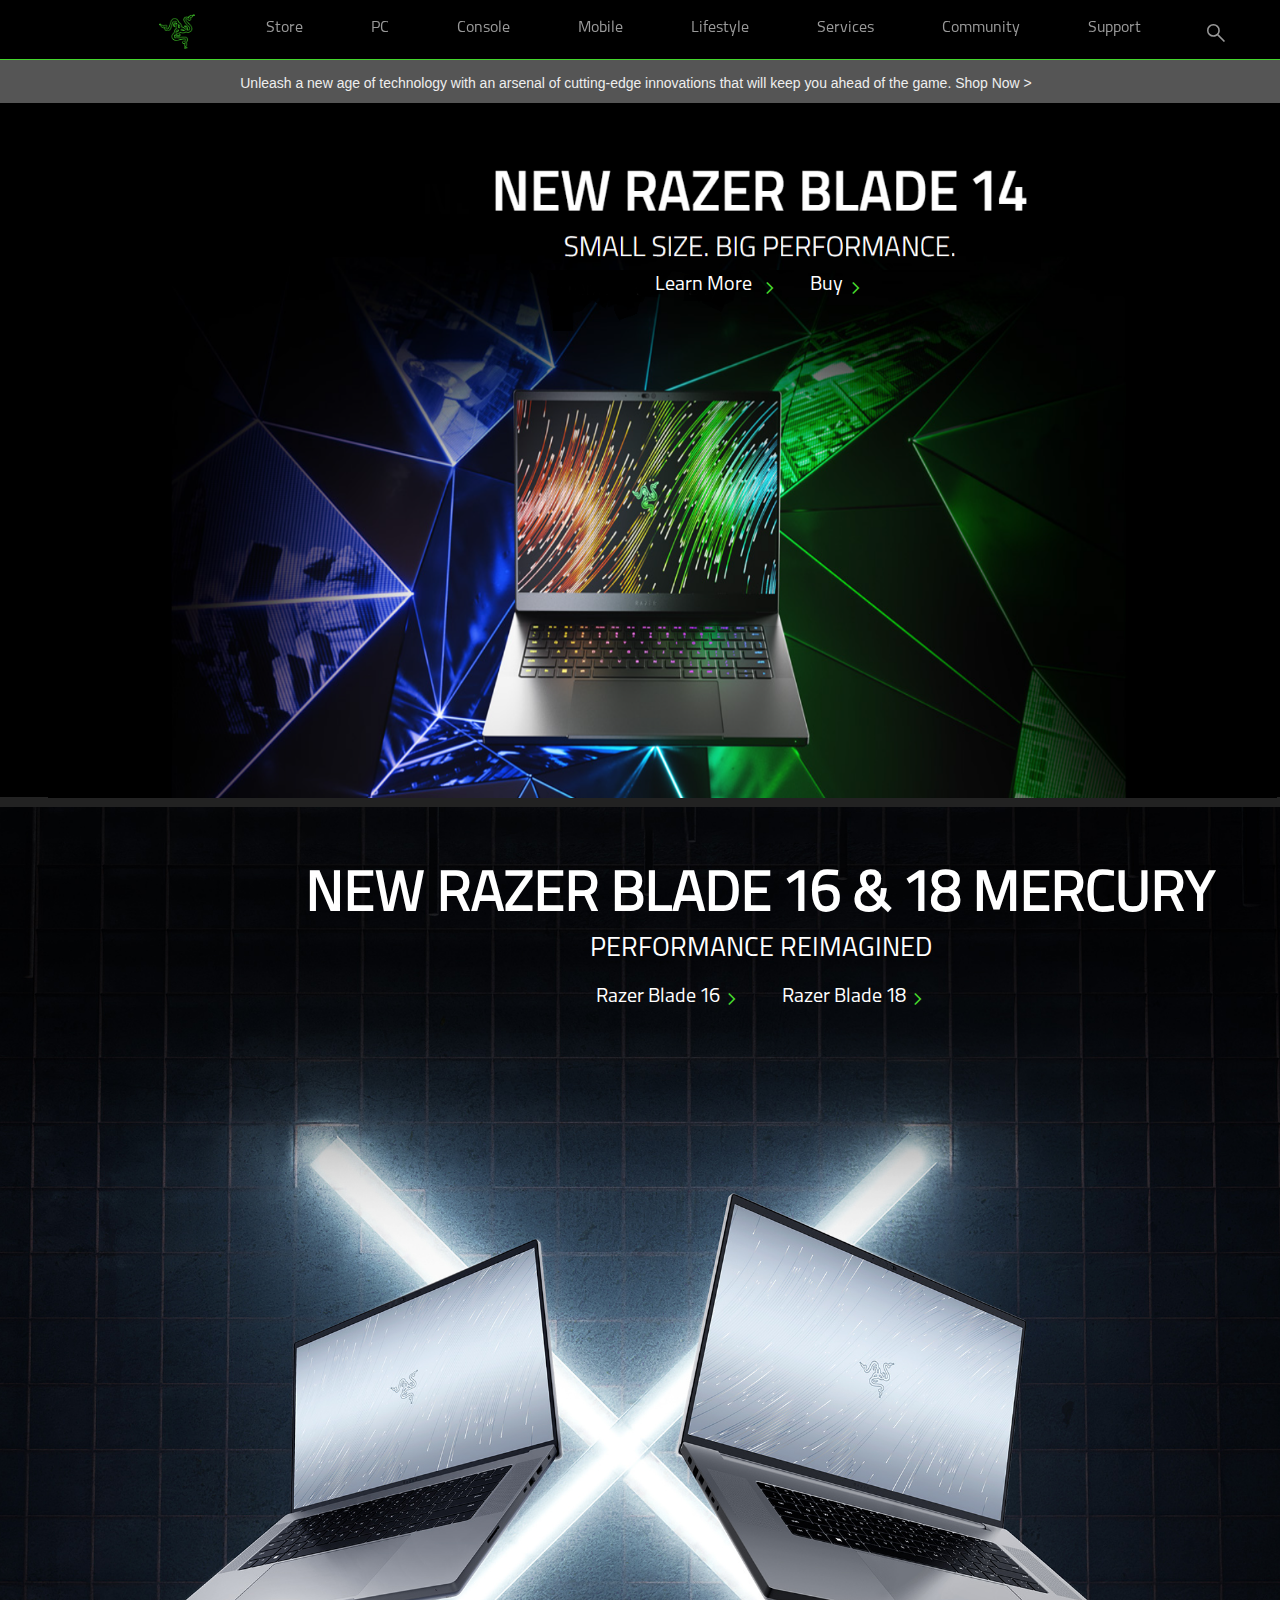
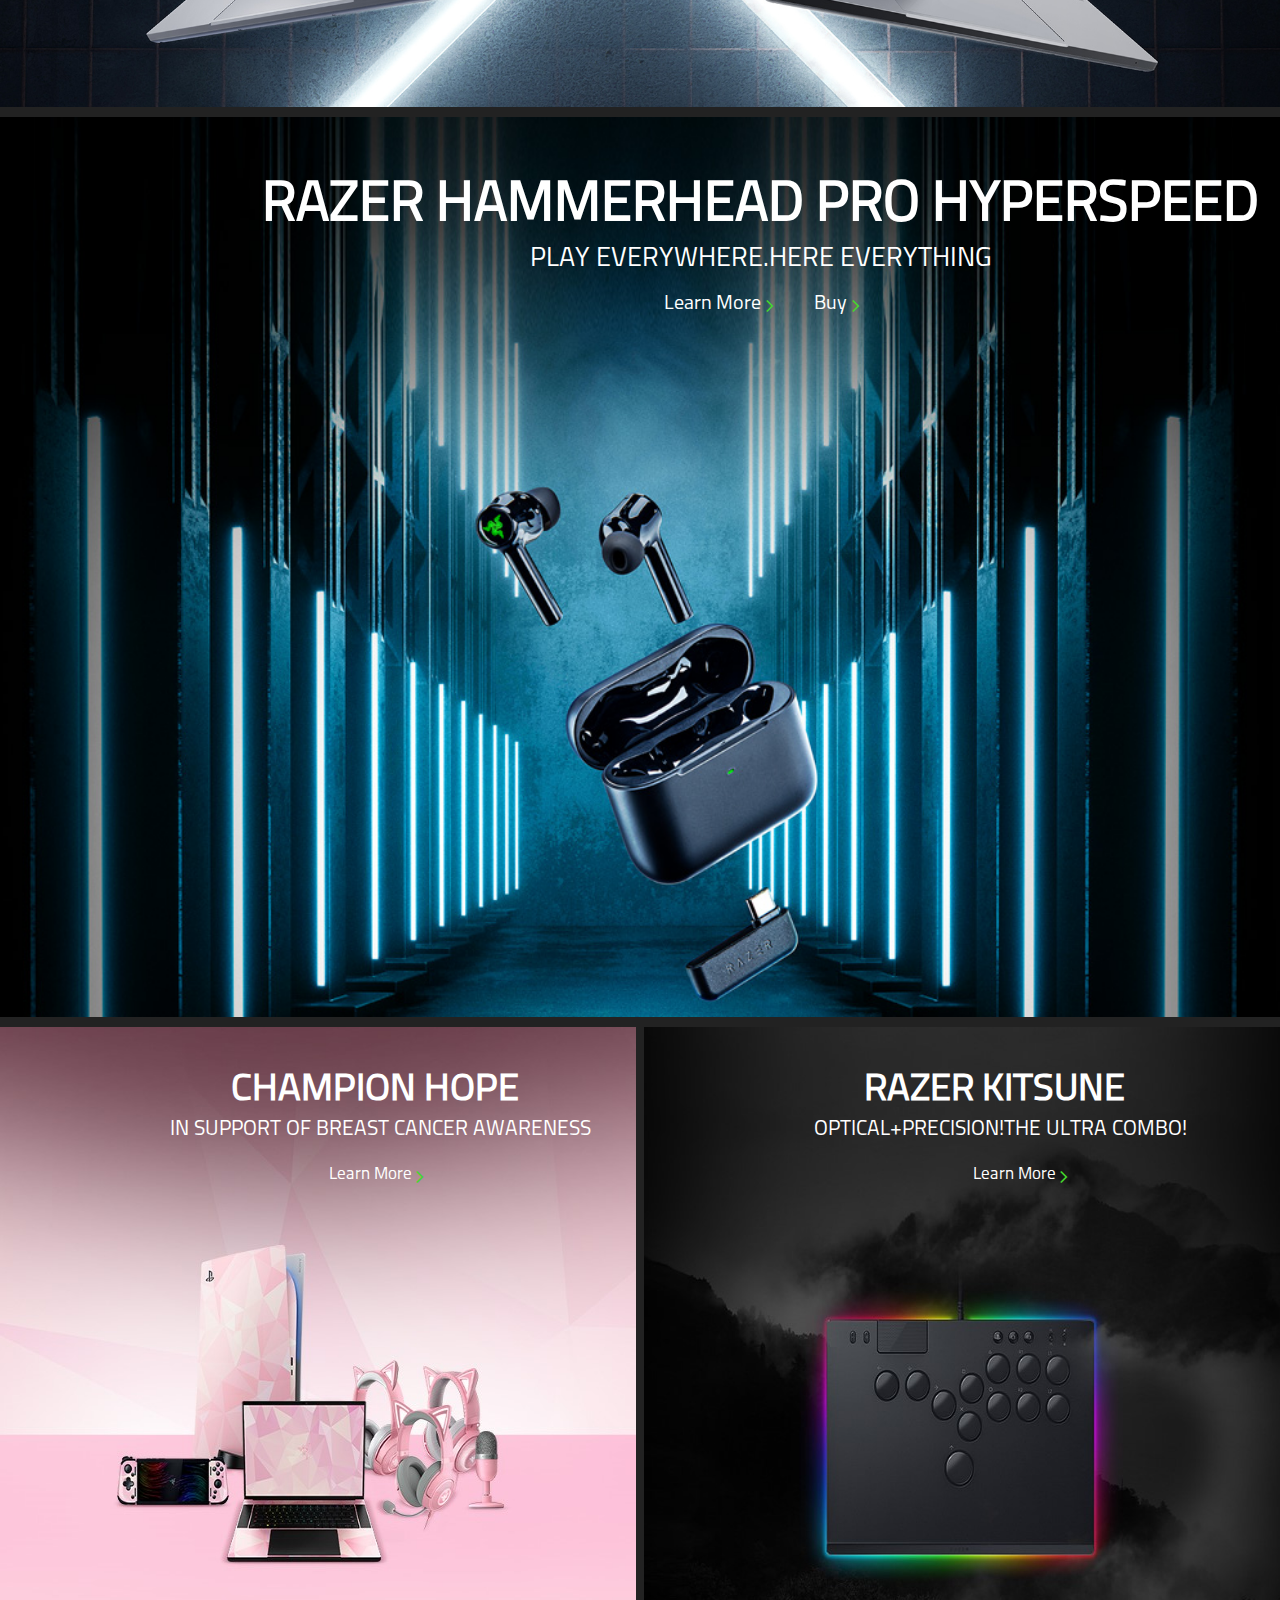
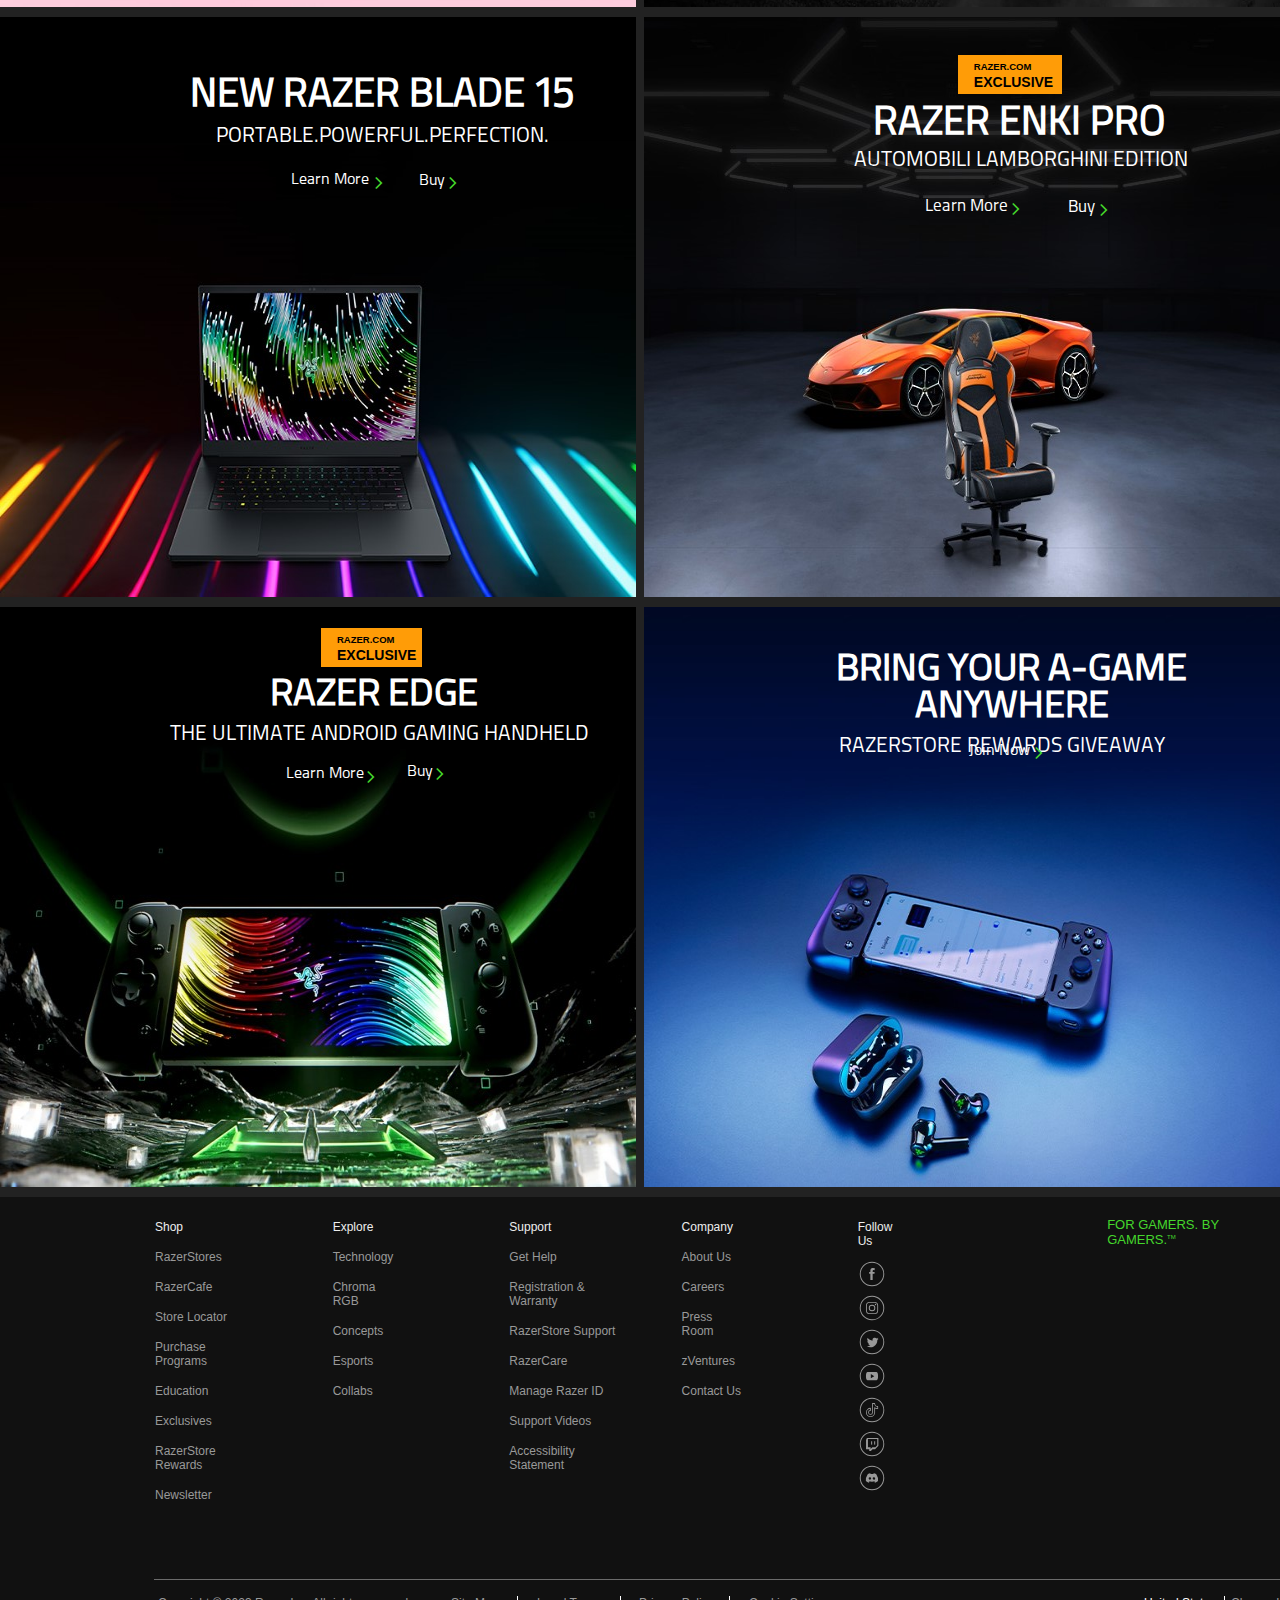
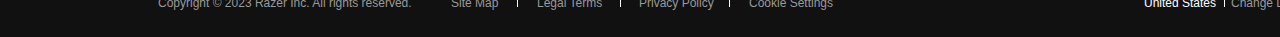
<file: index.html>
<!DOCTYPE html>
<html lang="en">
<head>
    <meta charset="UTF-8">
    <meta name="viewport" content="width=device-width, initial-scale=1.0">
    <title>Razer United States | For Gamers. By Gamers.</title>
    <link rel="icon" href="icon/title icon.png">
    <link rel="stylesheet" href="style.css">
    <link rel="stylesheet" href="https://fonts.googleapis.com/css2?family=Material+Symbols+Outlined:opsz,wght,FILL,GRAD@20..48,100..700,0..1,-50..200" />
    <link rel="stylesheet" href="https://fonts.googleapis.com/css2?family=Material+Symbols+Outlined:opsz,wght,FILL,GRAD@48,400,0,0" />
    <link rel="stylesheet" href="https://fonts.googleapis.com/css2?family=Material+Symbols+Outlined:opsz,wght,FILL,GRAD@20..48,100..700,0..1,-50..200" />
    <link rel="stylesheet" href="https://fonts.googleapis.com/css2?family=Material+Symbols+Outlined:opsz,wght,FILL,GRAD@48,300,0,0" />
    <link rel="stylesheet" href="https://fonts.googleapis.com/css2?family=Material+Symbols+Outlined:opsz,wght,FILL,GRAD@20..48,100..700,0..1,-50..200" />
    <link rel="stylesheet" href="https://fonts.googleapis.com/css2?family=Material+Symbols+Outlined:opsz,wght,FILL,GRAD@48,400,0,0" />

</head>
<body> 
      <div class="header">
        <div class="logo">
            <img src="icon/logo.png" alt="">
        </div>
        <div class="nav">
            <ul>
                <li class="contrl">Store</li>
                <li class="contrl">PC</li>
                <li class="contrl">Console</li>
                <li class="contrl">Mobile</li>
                <li class="contrl">Lifestyle</li>
                <li class="contrl">Services</li>
                <li class="contrl">Community</li>
                <li class="contrl">Support</li> 
            </ul>
        </div>
        <div class="search">
            <span class="material-symbols-outlined">
                search
                </span>
        </div>
        <div class="cart">
            <span class="material-symbols-outlined">
                garden_cart
                </span>
        </div>
      </div>
      <div class="ins">
        <p>Unleash a new age of technology with an arsenal of cutting-edge innovations that will keep you ahead of the game. Shop Now ></p>
      </div>
   <div class="first">
   
    <img src="images/Screenshot (7).png" >
   
    <div class="firstxt">
        <img id="razer" src="images/Screenshot (8).png" >
    </div>
    <div class="learn">
        <h3>Learn More</h3>
    </div>
    <div class="buy">
        <h3>Buy</h3>
    </div>
    <div class="aro">
        <span class="material-symbols-outlined">
             navigate_next
        </span>
    </div>
    <div class="aro2">
        <span class="material-symbols-outlined">
            navigate_next
            </span>
    </div>
    
   </div>
   <div class="container">
    <div class="p2">
        <div class="text2">
            <h1>NEW RAZER BLADE 16 & 18 MERCURY</h1>
            <p>PERFORMANCE REIMAGINED</p>
            <div class="learn1"><p>Razer Blade 16</p></div>
            <div class="buy1"><p>Razer Blade 18</p></div>
           <div class="arro1"> <span class="material-symbols-outlined">
            navigate_next
            </span></div>
            <div class="arro2"> <span class="material-symbols-outlined">
                navigate_next
                </span></div>
        </div>
    </div>
    <div class="p3">
        <div class="text2">
            <h1>RAZER HAMMERHEAD PRO HYPERSPEED</h1>
            <p>PLAY EVERYWHERE.HERE EVERYTHING</p>
            <div class="learn2"><p>Learn More</p></div>
            <div class="buy2"><p>Buy</p></div>
           <div class="arro3"> <span class="material-symbols-outlined">
            navigate_next
            </span></div>
            <div class="arro4"> <span class="material-symbols-outlined">
                navigate_next
                </span></div>
        </div>
    </div>
   </div>
   <div class="container2">
    <div class=" item1"><img src="images/f1new.jpg">
        <div class="tex">
            <h1>CHAMPION HOPE</h1>
            <P>IN SUPPORT OF BREAST CANCER AWARENESS</P>
            <div class="lrn"><p>Learn More</p></div>
            <div class="arro"> <span class="material-symbols-outlined">
                navigate_next
                </span></div>
        </div>
    </div>
   
    <div class=" item1"><img src="images/f2new.jpg">
        <div class="tex2">
            <h1>RAZER KITSUNE</h1>
            <P>OPTICAL+PRECISION!THE ULTRA COMBO!</P>
            <div class="lrn2"><p>Learn More</p></div>
            <div class="arro"> <span class="material-symbols-outlined">
                navigate_next
                </span></div>
        </div>
    </div>
   
   </div>
   <div class="container2">
    <div class=" item1"><img src="images/f3new.jpg">
        <div class="texp3">
            <h1>NEW RAZER BLADE 15</h1>
            <P>PORTABLE.POWERFUL.PERFECTION.</P>
            <div class="lrnp3"><p>Learn More</p></div>
            <div class="arp3"> <span class="material-symbols-outlined">
                navigate_next
                </span></div>
                <div class="buyp3"><p>Buy</p></div>
                
                    <div class="arp32"> <span class="material-symbols-outlined">
                        navigate_next
                        </span></div>
        </div>
    </div>
    <div class=" item1"><img src="images/f4new.jpg">
        <div class="texp4">
            <div class="logh">
                <h3>RAZER.COM</h3>
                <h2>EXCLUSIVE</h2>
            </div>
            <h1>RAZER ENKI PRO</h1>
            <P>AUTOMOBILI LAMBORGHINI EDITION</P>
            <div class="lrnp4"><p>Learn More</p></div>
            <div class="arp4"> <span class="material-symbols-outlined">
                navigate_next
                </span></div>
                <div class="buyp4"><p>Buy</p></div>
                
                    <div class="arp42"> <span class="material-symbols-outlined">
                        navigate_next
                        </span></div>
        </div>
    </div>
   
   </div>
   <div class="container2">
    <div class=" item1"><img src="images/f5new.jpg">
        <div class="texp5">
            <div class="logh5">
                <h3>RAZER.COM</h3>
                <h2>EXCLUSIVE</h2>
            </div>
            <h1>RAZER EDGE</h1>
            <P>THE ULTIMATE ANDROID GAMING HANDHELD</P>
         <div class="lrnp5"><p>Learn More</p></div>
         <div class="arp5"> <span class="material-symbols-outlined">
                navigate_next
                </span></div>
         <div class="buyp5"><p>Buy</p></div>
         <div class="arp52"> <span class="material-symbols-outlined">
                    navigate_next
                    </span></div>
        </div>
    </div>
    <div class=" item1"><img src="images/f6new.jpg">
        <div class="texp6">
            <h1>BRING YOUR A-GAME ANYWHERE</h1>
            <P>RAZERSTORE REWARDS GIVEAWAY</P>
            <div class="lrnp6"><p>Join Now</p></div>
            <div class="arp6"> <span class="material-symbols-outlined">
                navigate_next
                </span></div>
        </div>
    </div>
   </div>
   <div class="footer">
    <div class="flex foot1">
        <p>Shop</p>
        <ul>
            <li class="li">RazerStores</li>
            <li  class="li">RazerCafe</li>
            <li  class="li">Store Locator</li>
            <li  class="li">Purchase Programs</li>
            <li  class="li">Education</li>
            <li  class="li">Exclusives</li>
            <li  class="li">RazerStore Rewards</li>
            <li  class="li">Newsletter</li>
        </ul>
    </div>
    <div class=" flex foot2">
        <p>Explore</p>
        <ul>
            <li  class="li">Technology</li>
            <li  class="li">Chroma RGB</li>
            <li  class="li">Concepts</li>
            <li  class="li">Esports</li>
            <li  class="li">Collabs</li>
            
        </ul>
    </div>
    <div class="flex foot3">
        <p>Support</p>
        <ul>
            <li  class="li">Get Help</li>
            <li  class="li">Registration & Warranty</li>
            <li  class="li">RazerStore Support</li>
            <li class="li">RazerCare</li>
            <li class="li">Manage Razer ID</li>
            <li class="li">Support Videos</li>
            <li class="li">Accessibility Statement</li>
           
        </ul>
    </div>
    <div class="flex foot4">
        <p>Company</p>
        <ul>
            <li class="li">About Us</li>
            <li class="li">Careers</li>
            <li class="li">Press Room</li>
            <li class="li">zVentures</li>
            <li class="li">Contact Us</li>
            
        </ul>
    </div>
    <div class="flex foot5">
        <p>Follow Us</p>
        <ul class="ulf">
            <li class="lim"><img src="footer icons/facebook.svg" ></li>
            <li class="lim"><img src="footer icons/instagram.svg" ></li>
            <li class="lim"><img src="footer icons/twitter.svg" alt=""></li>
            <li class="lim"><img src="footer icons/youtube.svg" ></li>
            <li class="lim"><img src="footer icons/ticktok.svg" ></li>
            <li class="lim"><img src="footer icons/twitch.svg" ></li>
            <li class="lim"><img src="footer icons/discord.svg" ></li>
           
         
           
        </ul>
    </div>
    <div class="game"><p>FOR GAMERS. BY GAMERS.<SUp>TM</SUp></p></div>
    </div>
   <div class="hr"></div>
   <div class="copy"><p>Copyright © 2023 Razer Inc. All rights reserved.</p></div>
   <div class="site"><p>Site Map</p></div>
   <div class="legal"><p>Legal Terms</p></div>
   <div class="pol"><p>Privacy Policy</p></div>
   <div class="cook"><p>Cookie Settings</p></div>
   <div class="uni"><p>United States</p></div>
   <div class="chn"><p>Change Location ></p></div>
</div>
</body>
</html>
</file>
<file: style.css>
@font-face {
    font-family: rizer;
    src: url("./font/razerf5-reg.otf");
}
body{
    background-color: #222;
}
* {
    margin: 0;
    padding: 0;
     box-sizing: border-box; 
}
body{
    position: relative;
}
/* HEADER */
.header{
    position: sticky;
    top: 0;
    left: 0;
    z-index: 99;
    width: 100%;
    height: 60px;
    background-color: black;
    border-bottom:1px solid #44d62c;
   
}
.logo{
    width: 100px;
    height: 59px;
    background-color: transparent;
    position: relative;
    margin-left: 154px;
   
}.logo img{
    width: 44px;
    height: 47px;
    margin-top: 8px;  
}
.nav{
    width: 965px;
    height: 34px;
    position: absolute;
    background-color: transparent;
    top: 0px;
    margin-left: 198px;
    margin-top: 20px; 
}
.contrl{
    float: left;
    padding-left: 68px;
    list-style: none;
    cursor: pointer;
    color: #999;
    font-family: rizer;
    font-size: 16px;
    font-weight: 300px;
}
.search{
    position: absolute;
    width: 40px;
    height: 32px;
    top: 21px;
    background-color: transparent;
    margin-left: 1204px;
    margin-top: 21px;
    top: 0px;
    color: #999;
}
.cart{
    position: absolute;
    width: 40px;
    height: 32px;
    top: 21px;
    background-color: transparent;
    margin-left: 1308px; 
    margin-top: 21px;
    top: 0px;
    color: #999;
}
.contrl:hover{
    color: white;
    cursor: pointer;
}
.search:hover{
    color: white;
    cursor: pointer;
}
.cart:hover{
    color: white;
    cursor: pointer;
}.ins{
    position: relative;
    width: 100%;
    height: 43px;
    background-color: #555;
}
.ins p{
    color: #eee;
    text-align: center;
    padding: 13px;
    font-family: Roboto,sans-serif;
    font-size: 14px;
    margin-left: -8px;
    line-height: 20px;
    letter-spacing: -.01px;
}
/* ROOT 1 */
.first{
    width: 100%;
    height: 694px;
    position: relative;
    background-color:black;
    cursor: pointer;
}
.first img{
    width: 96%;
    height: 614px;
    margin-top: 81px;
    margin-left: 48px;    
}
.firstxt{
    width: 327px;
    height: 30px;
    background-color: transparent;
    position: absolute;
    margin-left: 421px;
    margin-top: -740px;   
}
#razer{
    width: 572px;
    height: 127px;
}
.learn{
    width: 128px;
    height: 32px;
    background-color: transparent;
    position: absolute;
    top: 0px;
    margin-left: 655px;
    margin-top: 172px;
}
.learn h3{
    color: white;
    font-family: rizer;
    font-size: 20px;
    font-weight: 300; 
}
.learn h3:hover{
text-decoration: underline;
}
.buy{
    width: 31px;
    height: 19px;
    background-color:transparent;
    position: absolute;
    top: 0px;
    margin-left: 810px;
    margin-top: 172px;  
}
.buy h3{
    color: white;
    font-family: rizer;
    font-size: 20px;
    font-weight: 300;
}
.buy h3:hover{
text-decoration: underline;
}
.aro{
    width: 128px;
    height: 32px;
    background-color: transparent;
    position: absolute;
    top: 0px;
    margin-left: 844px;
    margin-top: 173px;
    color:#44d62c;
    font-weight: 300;
}
.aro span{
    color:#44d62c;
    font-weight: 300;
}
.aro2{
    width: 128px;
    height: 32px;
    background-color: transparent;
    position: absolute;
    top: 0px;
    margin-left: 758px;
    margin-top: 173px
}
.aro2 span{
    color:#44d62c;
    font-weight: 300;
}

 .material-symbols-outlined {
  font-variation-settings:
  'FILL' 0,
  'wght' 400,
  'GRAD' 0,
  'opsz' 48
} 
 .p2{
    width: 100%;
 position: relative;
  margin-top:  10PX;
    background: url(icon/f2.2.jpg);
    background-size: cover;
    background-position: center;
    height: 100vh;
} 
.p2:hover{
    cursor: pointer;
}
.text2{
    color: white;
    margin-left: 221px;
    margin-top: 61px;
    position: absolute;
    width: 1079px;
    height: 350px;
    text-align: center;
}
.text2 h1{
    font-size: 56px;
    font-family: rizer;
}
.text2 p{
    font-size: 27px;
    padding-top: 12px;
    font-family: rizer;
}
.learn1{
    width: 180px;
    height: 32px;
    background-color: transparent;
    position: absolute;
    top: 0px;
    margin-left: 347px;
    margin-top: 107px;
    font-family: rizer;
    font-weight: 100px;   
}
.learn1:hover{
    text-decoration: underline;
}
.buy1{
    width: 240px;
    height: 32px;
    background-color: transparent;
    position: absolute;
    top: 0px;
    margin-left: 503px;
    margin-top: 107px;
    font-family: rizer; 
}
.buy1:hover{
    text-decoration: underline;
}
.learn1 p,.buy1 p{
    font-size: 20px;
}
.arro1{
    width: 128px;
    height: 32px;
    background-color: transparent;
    position: absolute;
    top: 0px;
    margin-left: 447px;
    margin-top: 119px;
    color: #44d62c;
    font-weight: 300;
}
.arro2{
    width: 128px;
    height: 32px;
    background-color: transparent;
    position: absolute;
    top: 0px;
    margin-left: 633px;
    margin-top: 119px;
    color: #44d62c;
    font-weight: 300;
}
.p3{
    width: 100%;
    position: relative;
    margin-top:  10px;
    background: url(icon/p3.jpg);
    background-size: cover;
    background-position: center;
    height: 100vh;
    cursor: pointer;
}
.learn2{
    width: 180px;
    height: 32px;
    background-color: transparent;
    position: absolute;
    top: 0px;
    margin-left: 401px;
    margin-top: 104px;
    font-family: rizer;
    font-weight: 100px;  
}
.learn2:hover{
    text-decoration: underline;
}
.buy2{
    width: 240px;
    height: 32px;
    background-color: transparent;
    position: absolute;
    top: 0px;
    margin-left: 489px;
    margin-top: 104px;
    font-family: rizer;
}
.buy2:hover{
    text-decoration: underline;
}
.learn2 p,.buy2 p{
    font-size: 20px;
}
.arro3{
    width: 128px;
    height: 32px;
    background-color: transparent;
    position: absolute;
    top: 0px;
    margin-left: 485px;
    margin-top: 116px;
    color: #44d62c;
    font-weight: 300;
}
.arro4{
    width: 128px;
    height: 32px;
    background-color: transparent;
    position: absolute;
    top: 0px;
    margin-left: 571px;
    margin-top: 116px;
    color: #44D62B;
    font-weight: 300;
}
/* ROOT2 */
.container2{
  margin-top: 10px;
    background-color: #222;
    display: flex;
    justify-content: space-between;
    height: 580px; 
}
.item1 {
    width: 49.7%;
    height: 100%;
    overflow: hidden;
   }
.item1 img {
    width: 110%;
    height: 100%;
    cursor:pointer;
}
/* PART 1 */
.tex{
    position: absolute;
    margin-left: 174px;
    margin-top: -549px;
    text-align: center;
}
.tex h1{
   
    margin-left: 11px;  font-family: rizer;
    color: white;
    font-size: 38px;
    margin-top: 10px;
    margin-left: -16px;
}
.tex p{
    font-family: rizer;
    color: white;
    font-size: 21px;
    margin-top: 10px;
    margin-left: -4px;
}
.lrn{
    width: 157px;
    height: 32px;
    background-color: transparent;
    position: absolute;
    top: 0px;
    margin-left: 120px;
    margin-top: 94px;
    font-family: rizer;
    font-weight: 100px;   
}
.lrn p:hover{
    text-decoration: underline white;
}
.lrn p{
    font-size: 17px;
}
.arro{
    width: 128px;
    height: 32px;
    background-color: transparent;
    position: absolute;
    top: 0px;
    margin-left: 182px;
    margin-top: 103px;
    color: #44d62c;
    font-weight: 300;
}
/* PART 2 */
.tex2{
    position: absolute;
    margin-left: 174px;
    margin-top: -549px;
    text-align: center;
}
.tex2 p{
    font-family: rizer;
    color: white;
    font-size: 21px;
    margin-top: 10px;
    margin-left: -4px;
}
.tex2 h1{
    font-family: rizer;
    color: white;
    font-size: 38px;
    margin-top: 10px;
    margin-left: 11px;  font-family: rizer;
    color: white;
    font-size: 38px;
    margin-top: 10px;
    margin-left: -16px;
}
.lrn2{
    width: 157px;
    height: 32px;
    background-color: transparent;
    position: absolute;
    top: 0px;
    margin-left: 120px;
    margin-top: 94px;
    font-family: rizer;
    font-weight: 100px;  
}
.lrn2 p:hover{
    text-decoration: underline white;
}
.lrn2 p{
    font-size: 17px;
}
.ar2{
    width: 128px;
    height: 32px;
    background-color: transparent;
    position: absolute;
    top: 0px;
    margin-left: 182px;
    margin-top: 103px;
    color: #44d62c;
    font-weight: 300;
}
/* PART 3 */
.texp3{
    position: absolute;
    margin-left: 174px;
    margin-top: -549px;
    text-align: center;
}
.texp3 p{
    font-family: rizer;
    color: white;
    font-size: 21px;
    margin-top: 10px;
    margin-left: 15px;
}
.texp3 h1{
    color: white;
    font-size: 40px;
    margin-top: 24px;
    margin-left: 16px;
    font-family: rizer;
}
.lrnp3{
    width: 158px;
    height: 29px;
    background-color: transparent;
    position: absolute;
    top: 0px;
    margin-left: 69px;
    margin-top: 110px;
    font-family: rizer;
    font-weight: 100px;   
}
.lrnp3 p:hover{
    text-decoration: underline white;
}
.lrnp3 p,.buyp3 p{
    font-size: 16px;
}
.arp3{
    width: 128px;
    height: 32px;
    background-color: transparent;
    position: absolute;
    top: 0px;
    margin-left: 141px;
    margin-top: 119px;
    color: #44d62c;
    font-weight: 300;
}
.buyp3{
    width: 240px;
    height: 32px;
    background-color: transparent;
    position: absolute;
    top: 0px;
    margin-left: 130px;
    margin-top: 111px;
    font-family: rizer;
}
.buyp3 p:hover{
    text-decoration: underline white;
}
.arp32{
    width: 128px;
    height: 32px;
    background-color: transparent;
    position: absolute;
    top: 0px;
    margin-left: 215px;
    margin-top: 119px;
    color: #44D62A;
    font-weight: 300;
}
/* PART 4 */
.logh{
    width: 104px;
    height: 39px;
    background-color: #ff9c07;
    position: absolute;
    margin-left: 140px;
    margin-top: 3px;
    padding: 6px 16px;
    text-align: start;
    font-family:Roboto,Helvetica Neue,Arial,Noto Sans,sans-serif,apple color emoji,segoe ui emoji,Segoe UI Symbol,noto color emoji ; 
}
.logh h3{
    font-size: 9.5px;
    font-weight: 750;
}
.logh h2{
    font-size: 14px;
    margin-top: 2px;
    font-weight: 750;
}
.texp4{
    position: absolute;
    margin-left: 174px;
    margin-top: -549px;
    text-align: center;
}
.texp4 p{
    font-family: rizer;
    color: white;
    font-size: 21px;
    margin-top: 6px;
    margin-left: 36px;
}
.texp4 h1{
    
    color: white;
    font-size: 40px;
    margin-top: 52px;
    margin-left: 32px;
    font-family: rizer;
}
.lrnp4{
    width: 157px;
    height: 32px;
    background-color: transparent;
    position: absolute;
    top: 0px;
    margin-left: 52px;
    margin-top: 140px;
    font-family: rizer;
    font-weight: 100px;  
}
.lrnp4 p:hover{
    text-decoration: underline white;
}
.lrnp4 p,.buyp4 p{
    font-size: 17px;
}
.arp4{
    width: 128px;
    height: 32px;
    background-color: transparent;
    position: absolute;
    top: 0px;
    margin-left: 134px;
    margin-top: 145px;
    color: #44d62c;
    font-weight: 300;
}
.buyp4{
    width: 240px;
    height: 32px;
    background-color: transparent;
    position: absolute;
    top: 0px;
    margin-left: 126px;
    margin-top: 141px;
    font-family: rizer;
}
.buyp4 p:hover{
    text-decoration: underline white;
}
.arp42{
    width: 124px;
    height: 26px;
    background-color: transparent;
    position: absolute;
    top: 0px;
    margin-left: 224px;
    margin-top: 146px;
    color: #44D62A;
    font-weight: 300;
}
/* PART 5 */
.logh5{
    width: 101px;
    height: 39px;
    background-color: #ff9c07;
    position: absolute;
    margin-left: 147px;
    margin-top: -14px;
    padding: 6px 16px;
    text-align: start;
    font-family:Roboto,Helvetica Neue,Arial,Noto Sans,sans-serif,apple color emoji,segoe ui emoji,Segoe UI Symbol,noto color emoji ;
}
.logh5 h3{
    font-size: 9.5px;
    font-weight: 750;
}
.logh5 h2{
    font-size: 14px;
    margin-top: 2px;
    font-weight: 750;
}
.texp5{
    position: absolute;
    margin-left: 174px;
    margin-top: -549px;
    text-align: center;
}

.texp5 p{
    font-family: rizer;
    color: white;
    font-size: 21px;
    margin-top: 10px;
    margin-left: -4px;
}
.texp5 h1{
    color: white;
    font-family: rizer;
    font-size: 38px;
    margin-top: 35px;
    margin-left: -16px;
}
.lrnp5{
    width: 157px;
    height: 32px;
    background-color: transparent;
    position: absolute;
    top: 0px;
    margin-left: 74px;
    margin-top: 114px;
    font-family: rizer;
    font-weight: 100px;   
}
.lrnp5 p:hover{
    text-decoration: underline white;
}
.lrnp5 p,.buyp5 p{
    font-size: 16px;
}
.arp5{
    width: 128px;
    height: 32px;
    background-color: transparent;
    position: absolute;
    top: 0px;
    margin-left: 133px;
    margin-top: 123px;
    color: #44d62c;
    font-weight: 300;
}
.buyp5{
    width: 240px;
    height: 32px;
    background-color: transparent;
    position: absolute;
    top: 0px;
    margin-left: 128px;
    margin-top: 112px;
    font-family: rizer;
}
.buyp5 p:hover{
    text-decoration: underline white;
}
.arp52{
    width: 128px;
    height: 32px;
    background-color: transparent;
    position: absolute;
    top: 0px;
    margin-left: 202px;
    margin-top: 120px;
    color: #44D62A;
    font-weight: 300;
}
/* PART 6 */
.texp6{
    position: absolute;
    margin-left: 174px;
    margin-top: -549px;
    text-align: center;
}
.texp6 p{
    font-family: rizer;
    color: white;
    font-size: 21px;
    margin-top: 10px;
    margin-left: -93px;
}
.texp6 h1{
    font-family: rizer;
    color: white;
    font-size: 38px;
    margin-top: 10px;
    margin-left: -74px;
}
.lrnp6{
    width: 157px;
    height: 32px;
    background-color: transparent;
    position: absolute;
    top: 0px;
    margin-left: 150px;
    margin-top: 91px;
    font-family: rizer;
    font-weight: 100px;   
}
.lrnp6 p:hover{
    text-decoration: underline white;
}
.lrnp6 p{
    font-size: 16px;
}
.arp6{
    width: 128px;
    height: 32px;
    background-color: transparent;
    position: absolute;
    top: 0px;
    margin-left: 157px;
    margin-top: 99px;
    color: #44d62c;
    font-weight: 300;
}
/* FOOTER */

  .footer{
    display: flex;
   height: 50vh;
   background-color:  #111;
   border-top: 10px solid #222;
  }
  .flex{
    padding-top: 23px;
    color: #eee;
  }
  .flex p{
    font-family: Roboto,Helvetica Neue,Arial,Noto Sans,sans-serif,apple color emoji,segoe ui emoji,Segoe UI Symbol,noto color emoji ;
    font-size: 12px;
}
.foot1,foot2,foot3,foot4,foot5{
    margin-left: 155px;
}
.li{
    padding-top: 16px;
    list-style: none;
    color: #999 ;
    font-family: Roboto,Helvetica Neue,Arial,Noto Sans,sans-serif,apple color emoji,segoe ui emoji,Segoe UI Symbol,noto color emoji ;
    font-size: 12px;
}
.li:hover{
    color: white;
    cursor: pointer;
}
.ulf{
    margin-top: 10px;
}
.lim{
    padding-top:2px;
    list-style: none;  
}
.lim img{
    width: 28px;
    height: 28px;
}

.foot5{
    margin-left: 114px
}
.foot2{
    margin-left: 73px;
}
.foot3{
    margin-left: 109px;
}
.foot4{
    margin-left: 53px;
}
.game{
    margin-top: 20px;
    color:#44d62c;
    margin-left: 200px;
    font-family: Roboto,Helvetica Neue,Arial,Noto Sans,sans-serif,apple color emoji,segoe ui emoji,Segoe UI Symbol,noto color emoji ;
}
.game p{
    font-size: 13px;
}
.game sup{
    font-size: 6px;
}
.hr{
    width: 1177px;
    height: 5px;
    margin-top: -58px;
    margin-left: 154px;
    position: absolute;
    background-color: transparent;
    border-top: 0.25px solid rgba(255, 255, 255, 0.381);
}
.copy{
    position: absolute;
    width: 327px;
    height: 20px;
    margin-top: -41px;
    margin-left: 158px;
    background-color: transparent;
    color: #999;
    font-family: Roboto,Helvetica Neue,Arial,Noto Sans,sans-serif,apple color emoji,segoe ui emoji,Segoe UI Symbol,noto color emoji ;
    font-size: 12px;
}
.site{
    position: absolute;
    width: 67px;
    height: 11px;
    margin-top: -41px;
    margin-left: 451px;
    background-color: transparent;
    color: #999;;
    font-family: Roboto,Helvetica Neue,Arial,Noto Sans,sans-serif,apple color emoji,segoe ui emoji,Segoe UI Symbol,noto color emoji;
    font-size: 12px;
    border-right: 1px solid white;
}
.site:hover{
    color: white;
    cursor: pointer;
}
.legal{
    position: absolute;
    width: 84px;
    height: 11px;
    margin-top: -41px;
    margin-left: 537px;
    background-color: transparent;
    color: #999;
    font-family: Roboto,Helvetica Neue,Arial,Noto Sans,sans-serif,apple color emoji,segoe ui emoji,Segoe UI Symbol,noto color emoji;
    font-size: 12px;
    border-right: 1px solid white;
}
.legal:hover{
    color: white;
    cursor: pointer;
}
.pol{
    position: absolute;
    width: 91px;
    height: 11px;
    margin-top: -41px;
    margin-left: 639px;
    background-color: transparent;
    color: #999;
    font-family: Roboto,Helvetica Neue,Arial,Noto Sans,sans-serif,apple color emoji,segoe ui emoji,Segoe UI Symbol,noto color emoji;
    font-size: 12px;
    border-right: 1px solid white;
}
.pol:hover{
    color: white;
    cursor: pointer;
}
.cook{
    position: absolute;
    width: 107px;
    height: 11px;
    margin-top: -41px;
    margin-left: 749px;
    background-color: transparent;
    color: #999;
    font-family: Roboto,Helvetica Neue,Arial,Noto Sans,sans-serif,apple color emoji,segoe ui emoji,Segoe UI Symbol,noto color emoji;
    font-size: 12px;
}
.cook:hover{
    color: white;
    cursor: pointer;
}
.uni{
    position: absolute;
    width: 81px;
    height: 11px;
    margin-top: -41px;
    margin-left: 1144px;
    background-color: transparent;
    color: white;
    font-family: Roboto,Helvetica Neue,Arial,Noto Sans,sans-serif,apple color emoji,segoe ui emoji,Segoe UI Symbol,noto color emoji;
    font-size: 12px;
    border-right: 1px solid white;
}
.chn{
    position: absolute;
    width: 102px;
    height: 11px;
    margin-top: -41px;
    margin-left: 1231px;
    background-color: transparent;
    color: #999;
    font-family: Roboto,Helvetica Neue,Arial,Noto Sans,sans-serif,apple color emoji,segoe ui emoji,Segoe UI Symbol,noto color emoji;
    font-size: 12px;
}
.chn:hover{
    color: white;
    cursor: pointer;
}
</file>
